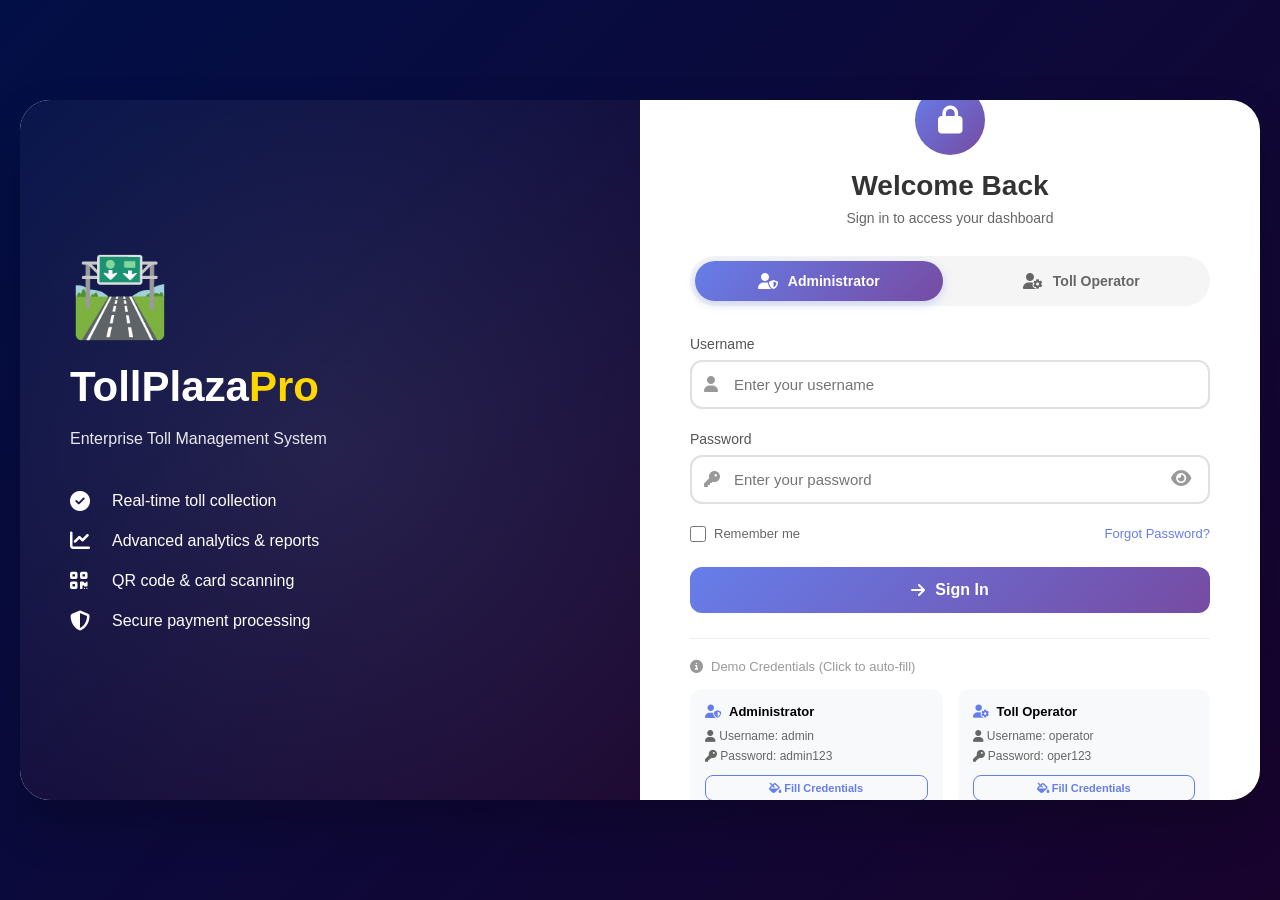
<file: index.html>
<!DOCTYPE html>
<html lang="en">
<head>
    <meta charset="UTF-8">
    <meta name="viewport" content="width=device-width, initial-scale=1.0">
    <title>Toll Plaza - Login</title>
    <link rel="stylesheet" href="https://cdnjs.cloudflare.com/ajax/libs/font-awesome/6.4.0/css/all.min.css">
    <style>
        * {
            margin: 0;
            padding: 0;
            box-sizing: border-box;
        }

        body {
            font-family: 'Segoe UI', Tahoma, Geneva, Verdana, sans-serif;
            background: linear-gradient(135deg, #020f46 0%, #18032d 100%);
            min-height: 100vh;
            display: flex;
            align-items: center;
            justify-content: center;
            padding: 20px;
        }

        ::-webkit-scrollbar {
            width: 8px;
            height: 8px;
        }
        ::-webkit-scrollbar-track {
            background: rgba(255,255,255,0.1);
            border-radius: 10px;
        }
        ::-webkit-scrollbar-thumb {
            background: rgba(255,255,255,0.3);
            border-radius: 10px;
        }

        .login-wrapper {
            width: 100%;
            max-width: 1400px;
            margin: 0 auto;
        }

        .login-container {
            display: flex;
            background: white;
            border-radius: 30px;
            overflow: hidden;
            box-shadow: 0 25px 50px rgba(0,0,0,0.2);
            min-height: 600px;
        }

        /* Left Side - Branding Section */
        .brand-section {
            flex: 1;
            background: linear-gradient(135deg,  #020f46 0%, #18032d );
            padding: 50px;
            display: flex;
            flex-direction: column;
            justify-content: center;
            position: relative;
            overflow: hidden;
        }

        .brand-section::before {
            content: '';
            position: absolute;
            top: -50%;
            right: -50%;
            width: 200%;
            height: 200%;
            background: radial-gradient(circle, rgba(255,255,255,0.1) 0%, transparent 70%);
            animation: pulse 8s ease infinite;
        }

        @keyframes pulse {
            0%, 100% { transform: scale(1); opacity: 0.5; }
            50% { transform: scale(1.1); opacity: 0.8; }
        }

        .logo-icon {
            font-size: 80px;
            margin-bottom: 20px;
            animation: bounce 2s ease infinite;
            position: relative;
            z-index: 1;
        }

        @keyframes bounce {
            0%, 100% { transform: translateY(0); }
            50% { transform: translateY(-10px); }
        }

        .brand-title {
            font-size: 42px;
            font-weight: 800;
            color: white;
            margin-bottom: 15px;
            position: relative;
            z-index: 1;
        }

        .brand-title span {
            color: #ffd700;
        }

        .brand-tagline {
            color: rgba(255,255,255,0.9);
            font-size: 16px;
            line-height: 1.6;
            position: relative;
            z-index: 1;
        }

        .features-list {
            margin-top: 40px;
            position: relative;
            z-index: 1;
        }

        .feature-item {
            display: flex;
            align-items: center;
            gap: 12px;
            margin-bottom: 20px;
            color: white;
        }

        .feature-item i {
            width: 30px;
            font-size: 20px;
        }

        /* Right Side - Form Section */
        .form-section {
            flex: 1;
            padding: 50px;
            display: flex;
            flex-direction: column;
            justify-content: center;
            overflow-y: auto;
            max-height: 700px;
        }

        .card-header {
            text-align: center;
            margin-bottom: 30px;
        }

        .header-icon {
            width: 70px;
            height: 70px;
            background: linear-gradient(135deg, #667eea, #764ba2);
            border-radius: 50%;
            display: flex;
            align-items: center;
            justify-content: center;
            margin: 0 auto 15px;
            font-size: 28px;
            color: white;
        }

        .card-header h2 {
            font-size: 28px;
            color: #333;
            margin-bottom: 8px;
        }

        .card-header p {
            color: #666;
            font-size: 14px;
        }

        .role-toggle {
            display: flex;
            gap: 15px;
            margin-bottom: 30px;
            background: #f5f5f5;
            padding: 5px;
            border-radius: 60px;
        }

        .role-btn {
            flex: 1;
            padding: 12px;
            background: transparent;
            border: none;
            border-radius: 50px;
            cursor: pointer;
            font-size: 14px;
            font-weight: 600;
            transition: all 0.3s;
            display: flex;
            align-items: center;
            justify-content: center;
            gap: 10px;
            color: #666;
        }

        .role-btn i {
            font-size: 16px;
        }

        .role-btn.active {
            background: linear-gradient(135deg, #667eea, #764ba2);
            color: white;
            box-shadow: 0 3px 10px rgba(102,126,234,0.3);
        }

        /* Form Fields - Fixed Eye Button */
        .input-field {
            margin-bottom: 22px;
        }

        .input-field label {
            display: block;
            margin-bottom: 8px;
            color: #555;
            font-size: 14px;
            font-weight: 500;
        }

        .input-wrapper {
            position: relative;
            display: flex;
            align-items: center;
        }

        .input-icon {
            position: absolute;
            left: 14px;
            top: 50%;
            transform: translateY(-50%);
            color: #999;
            font-size: 16px;
            z-index: 1;
        }

        .input-wrapper input {
            width: 100%;
            padding: 14px 50px 14px 42px;
            border: 2px solid #e0e0e0;
            border-radius: 12px;
            font-size: 15px;
            outline: none;
            transition: all 0.3s;
        }

        .input-wrapper input:focus {
            border-color: #667eea;
        }

        /* Eye Button - Properly Positioned */
        .toggle-password {
            position: absolute;
            right: 14px;
            top: 50%;
            transform: translateY(-50%);
            background: none;
            border: none;
            cursor: pointer;
            color: #999;
            font-size: 18px;
            padding: 5px;
            display: flex;
            align-items: center;
            justify-content: center;
            transition: color 0.3s;
            z-index: 1;
        }

        .toggle-password:hover {
            color: #667eea;
        }

        .form-options {
            display: flex;
            justify-content: space-between;
            align-items: center;
            margin-bottom: 25px;
            font-size: 13px;
        }

        .checkbox-container {
            display: flex;
            align-items: center;
            cursor: pointer;
            gap: 8px;
        }

        .checkbox-container input {
            width: 16px;
            height: 16px;
            cursor: pointer;
        }

        .checkbox-text {
            color: #666;
        }

        .forgot-link {
            color: #667eea;
            text-decoration: none;
        }

        .forgot-link:hover {
            text-decoration: underline;
        }

        .login-btn {
            width: 100%;
            background: linear-gradient(135deg, #667eea, #764ba2);
            color: white;
            border: none;
            padding: 14px;
            border-radius: 12px;
            font-size: 16px;
            font-weight: 600;
            cursor: pointer;
            transition: all 0.3s;
            display: flex;
            align-items: center;
            justify-content: center;
            gap: 10px;
            margin-bottom: 25px;
        }

        .login-btn:hover {
            transform: translateY(-2px);
            box-shadow: 0 5px 20px rgba(102,126,234,0.4);
        }

        .demo-section {
            border-top: 1px solid #eee;
            padding-top: 20px;
        }

        .demo-title {
            display: flex;
            align-items: center;
            gap: 8px;
            font-size: 13px;
            color: #999;
            margin-bottom: 15px;
        }

        .demo-grid {
            display: grid;
            grid-template-columns: 1fr 1fr;
            gap: 15px;
        }

        .demo-card {
            background: #f8f9fa;
            padding: 15px;
            border-radius: 12px;
            transition: all 0.3s;
        }

        .demo-card:hover {
            background: #e9ecef;
            transform: translateY(-2px);
        }

        .demo-role {
            display: flex;
            align-items: center;
            gap: 8px;
            margin-bottom: 10px;
            font-size: 13px;
            font-weight: 600;
        }

        .demo-role i {
            color: #667eea;
        }

        .demo-creds {
            display: flex;
            flex-direction: column;
            gap: 6px;
            font-size: 12px;
            color: #666;
            margin-bottom: 12px;
        }

        .fill-demo {
            background: transparent;
            border: 1.5px solid #667eea;
            color: #667eea;
            padding: 6px;
            border-radius: 8px;
            font-size: 11px;
            cursor: pointer;
            transition: all 0.3s;
            width: 100%;
            font-weight: 600;
        }

        .fill-demo:hover {
            background: #667eea;
            color: white;
        }

        .toast-notification {
            position: fixed;
            bottom: 30px;
            right: 30px;
            background: #28a745;
            color: white;
            padding: 12px 20px;
            border-radius: 10px;
            display: flex;
            align-items: center;
            gap: 10px;
            transform: translateX(400px);
            transition: transform 0.3s;
            z-index: 1000;
            font-size: 14px;
            box-shadow: 0 5px 15px rgba(0,0,0,0.2);
        }

        .toast-notification.show {
            transform: translateX(0);
        }

        @media (max-width: 968px) {
            .login-container {
                flex-direction: column;
            }
            .brand-section {
                padding: 40px;
                text-align: center;
            }
            .features-list {
                text-align: left;
            }
        }

        @media (max-width: 550px) {
            .demo-grid {
                grid-template-columns: 1fr;
            }
            .form-section {
                padding: 30px;
            }
        }
    </style>
</head>
<body>
    <div class="login-wrapper">
        <div class="login-container">
            <!-- Left Side - Branding -->
            <div class="brand-section">
                <div class="logo-icon">🛣️</div>
                <h1 class="brand-title">TollPlaza<span>Pro</span></h1>
                <p class="brand-tagline">Enterprise Toll Management System</p>
                
                <div class="features-list">
                    <div class="feature-item">
                        <i class="fas fa-check-circle"></i>
                        <span>Real-time toll collection</span>
                    </div>
                    <div class="feature-item">
                        <i class="fas fa-chart-line"></i>
                        <span>Advanced analytics & reports</span>
                    </div>
                    <div class="feature-item">
                        <i class="fas fa-qrcode"></i>
                        <span>QR code & card scanning</span>
                    </div>
                    <div class="feature-item">
                        <i class="fas fa-shield-alt"></i>
                        <span>Secure payment processing</span>
                    </div>
                </div>
            </div>

            <!-- Right Side - Form -->
            <div class="form-section">
                <div class="card-header">
                    <div class="header-icon"><i class="fas fa-lock"></i></div>
                    <h2>Welcome Back</h2>
                    <p>Sign in to access your dashboard</p>
                </div>

                <div class="role-toggle">
                    <button class="role-btn active" data-role="admin">
                        <i class="fas fa-user-shield"></i> Administrator
                    </button>
                    <button class="role-btn" data-role="operator">
                        <i class="fas fa-user-cog"></i> Toll Operator
                    </button>
                </div>

                <form id="loginForm">
                    <div class="input-field">
                        <label>Username</label>
                        <div class="input-wrapper">
                            <i class="fas fa-user input-icon"></i>
                            <input type="text" id="username" placeholder="Enter your username" required>
                        </div>
                    </div>

                    <div class="input-field">
                        <label>Password</label>
                        <div class="input-wrapper">
                            <i class="fas fa-key input-icon"></i>
                            <input type="password" id="password" placeholder="Enter your password" required>
                            <button type="button" class="toggle-password" id="togglePasswordBtn">
                                <i class="fas fa-eye"></i>
                            </button>
                        </div>
                    </div>

                    <div class="form-options">
                        <label class="checkbox-container">
                            <input type="checkbox" id="rememberMe"> 
                            <span class="checkbox-text">Remember me</span>
                        </label>
                        <a href="#" class="forgot-link">Forgot Password?</a>
                    </div>

                    <button type="submit" class="login-btn">
                        <i class="fas fa-arrow-right"></i> Sign In
                    </button>
                </form>

                <div class="demo-section">
                    <div class="demo-title">
                        <i class="fas fa-info-circle"></i> 
                        <span>Demo Credentials (Click to auto-fill)</span>
                    </div>
                    <div class="demo-grid">
                        <div class="demo-card">
                            <div class="demo-role">
                                <i class="fas fa-user-shield"></i> 
                                <strong>Administrator</strong>
                            </div>
                            <div class="demo-creds">
                                <span><i class="fas fa-user"></i> Username: admin</span>
                                <span><i class="fas fa-key"></i> Password: admin123</span>
                            </div>
                            <button class="fill-demo" data-username="admin" data-password="admin123" data-role="admin">
                                <i class="fas fa-fill-drip"></i> Fill Credentials
                            </button>
                        </div>
                        <div class="demo-card">
                            <div class="demo-role">
                                <i class="fas fa-user-cog"></i> 
                                <strong>Toll Operator</strong>
                            </div>
                            <div class="demo-creds">
                                <span><i class="fas fa-user"></i> Username: operator</span>
                                <span><i class="fas fa-key"></i> Password: oper123</span>
                            </div>
                            <button class="fill-demo" data-username="operator" data-password="oper123" data-role="operator">
                                <i class="fas fa-fill-drip"></i> Fill Credentials
                            </button>
                        </div>
                    </div>
                </div>
            </div>
        </div>
    </div>

    <div id="toast" class="toast-notification">
        <i class="fas fa-check-circle"></i>
        <span id="toastMsg"></span>
    </div>

    <script>
        // ========== EYE BUTTON FUNCTIONALITY - WORKING FIX ==========
        document.addEventListener('DOMContentLoaded', function() {
            const togglePasswordBtn = document.getElementById('togglePasswordBtn');
            const passwordInput = document.getElementById('password');
            
            if (togglePasswordBtn && passwordInput) {
                console.log("Eye button found - attaching event");
                
                togglePasswordBtn.addEventListener('click', function() {
                    // Toggle password visibility
                    const type = passwordInput.getAttribute('type') === 'password' ? 'text' : 'password';
                    passwordInput.setAttribute('type', type);
                    
                    // Toggle eye icon
                    const icon = this.querySelector('i');
                    if (icon) {
                        icon.classList.toggle('fa-eye');
                        icon.classList.toggle('fa-eye-slash');
                    }
                    
                    console.log("Password visibility toggled:", type);
                });
            } else {
                console.log("Elements not found");
            }
        });

        // ========== REST OF THE LOGIN FUNCTIONALITY ==========
        
        // Role toggle
        const roleBtns = document.querySelectorAll('.role-btn');
        let selectedRole = 'admin';
        
        roleBtns.forEach(btn => {
            btn.addEventListener('click', function() {
                roleBtns.forEach(b => b.classList.remove('active'));
                this.classList.add('active');
                selectedRole = this.dataset.role;
            });
        });

        // Fill demo credentials
        document.querySelectorAll('.fill-demo').forEach(btn => {
            btn.addEventListener('click', function() {
                document.getElementById('username').value = this.dataset.username;
                document.getElementById('password').value = this.dataset.password;
                const role = this.dataset.role;
                
                roleBtns.forEach(b => {
                    if (b.dataset.role === role) {
                        b.click();
                    }
                });
                
                showToast(`✓ ${role === 'admin' ? 'Admin' : 'Operator'} credentials filled!`);
            });
        });

        // Login form submission
        const loginForm = document.getElementById('loginForm');
        if (loginForm) {
            loginForm.addEventListener('submit', function(e) {
                e.preventDefault();
                const username = document.getElementById('username').value;
                const password = document.getElementById('password').value;
                const role = document.querySelector('.role-btn.active').dataset.role;

                if (role === 'admin' && username === 'admin' && password === 'admin123') {
                    const user = { username, role, loginTime: new Date().toISOString() };
                    localStorage.setItem('currentUser', JSON.stringify(user));
                    showToast('✓ Login successful! Redirecting to Admin Dashboard...');
                    setTimeout(() => {
                        window.location.href = 'admin.html';
                    }, 1000);
                } 
                else if (role === 'operator' && username === 'operator' && password === 'oper123') {
                    const user = { username, role, loginTime: new Date().toISOString() };
                    localStorage.setItem('currentUser', JSON.stringify(user));
                    showToast('✓ Login successful! Redirecting to Operator Panel...');
                    setTimeout(() => {
                        window.location.href = 'operator.html';
                    }, 1000);
                } 
                else {
                    showToast('✗ Invalid credentials! Please check username and password.', 'error');
                    const card = document.querySelector('.form-section');
                    card.style.animation = 'shake 0.5s ease';
                    setTimeout(() => {
                        card.style.animation = '';
                    }, 500);
                }
            });
        }

        // Shake animation
        const style = document.createElement('style');
        style.textContent = `
            @keyframes shake {
                0%, 100% { transform: translateX(0); }
                25% { transform: translateX(-10px); }
                75% { transform: translateX(10px); }
            }
        `;
        document.head.appendChild(style);

        // Toast function
        function showToast(message, type = 'success') {
            const toast = document.getElementById('toast');
            if (!toast) return;
            
            const icon = toast.querySelector('i');
            const msgSpan = document.getElementById('toastMsg');
            
            if (type === 'success') {
                icon.className = 'fas fa-check-circle';
                toast.style.background = '#28a745';
            } else {
                icon.className = 'fas fa-exclamation-circle';
                toast.style.background = '#dc3545';
            }
            
            msgSpan.innerText = message;
            toast.classList.add('show');
            
            setTimeout(() => {
                toast.classList.remove('show');
            }, 3000);
        }
    </script>
</body>
</html>
</file>
